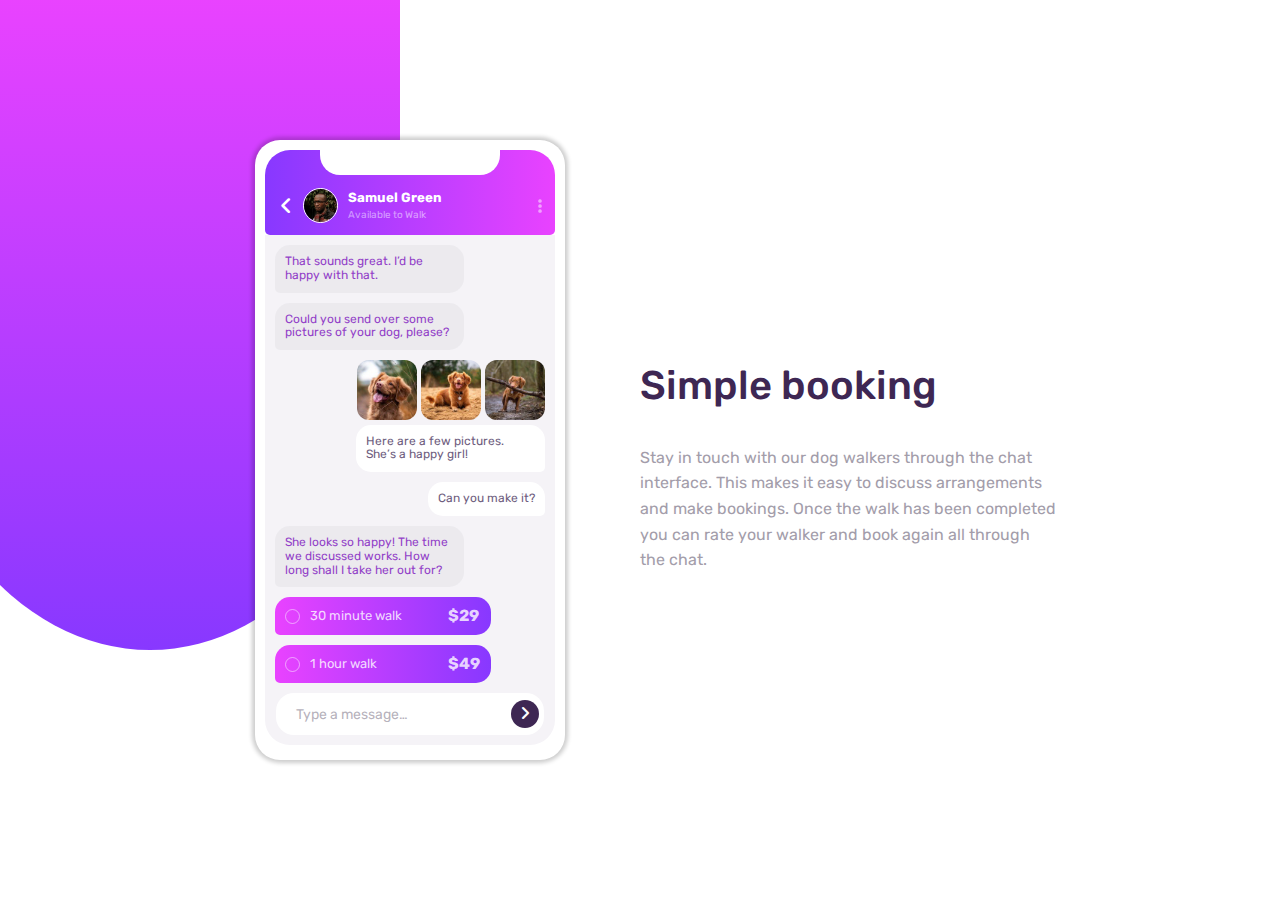
<file: index.html>
<!DOCTYPE html>
<html lang="en">
<head>
    <meta charset="UTF-8">
    <meta name="viewport" content="width=device-width, initial-scale=1.0">
    <link rel="stylesheet" href="css/main.css">
    <link rel="stylesheet" href="css/normalize.css">
    <link rel="stylesheet" href="css/all.min.css">
    <link rel="preconnect" href="https://fonts.googleapis.com">
    <link rel="preconnect" href="https://fonts.gstatic.com" crossorigin>
    <link href="https://fonts.googleapis.com/css2?family=Rubik:wght@400;500;700&display=swap" rel="stylesheet">
    <title>Chat App</title>
</head>
<body>
    <div class="mark"></div>
    <div class="container">
        <div class="left-side">
            <div class="phone">
                <div class="app">
                    <div class="app-header">
                        <div class="app-header-content">
                            <i class="fa-solid fa-angle-left"></i>
                            <img src="images/avatar.jpg" alt="avatar">
                            <div class="user-info">
                                <h5>Samuel Green</h5>
                                <p> Available to Walk</p>
                            </div>
                            <i class="fa-solid fa-ellipsis-vertical"></i>
                        </div>
                    </div>
                    <div class="conversation">
                        <div class="sent-msg">
                            <p>That sounds great. I’d be happy with that.</p>
                        </div>
                        <div class="sent-msg">
                            <p>Could you send over some pictures of your dog, please?</p>
                        </div>
                        <div class="rcv-images">
                            <img src="images/dog-image-1.jpg" alt="dog-image-1">
                            <img src="images/dog-image-2.jpg" alt="dog-image-2">
                            <img src="images/dog-image-3.jpg" alt="dog-image-3">
                        </div>
                        <div class="rcv-msg">
                            <p> Here are a few pictures. She’s a happy girl!</p>
                        </div>
                        <div class="rcv-msg">
                            <p> Can you make it?</p>
                        </div>
                        <div class="sent-msg">
                            <p>She looks so happy! The time we discussed works. How long shall I take her out for?</p>
                        </div>
                        <div class="offer">
                            <div class="circle"></div>
                            <p>30 minute walk </p>
                            <h5>$29</h5>
                        </div>
                        <div class="offer">
                            <div class="circle"></div>
                            <p> 1 hour walk</p>
                            <h5> $49</h5>
                        </div>
                        <div class="input-text">
                            <input type="text" placeholder="Type a message…">
                            <button><i class="fa-solid fa-angle-right"></i></button>
                        </div>
                    </div>
                </div>
            </div>
        </div>
        <div class="right-side">
            <div class="right-side-content">
                <h1>Simple booking </h1>
                <p>Stay in touch with our dog walkers through the chat interface. This makes it easy to discuss arrangements and make bookings. Once the walk has been completed you can rate your walker and book again all through the chat.</p>
            </div>
        </div>
    </div>
</body>
</html>
</file>
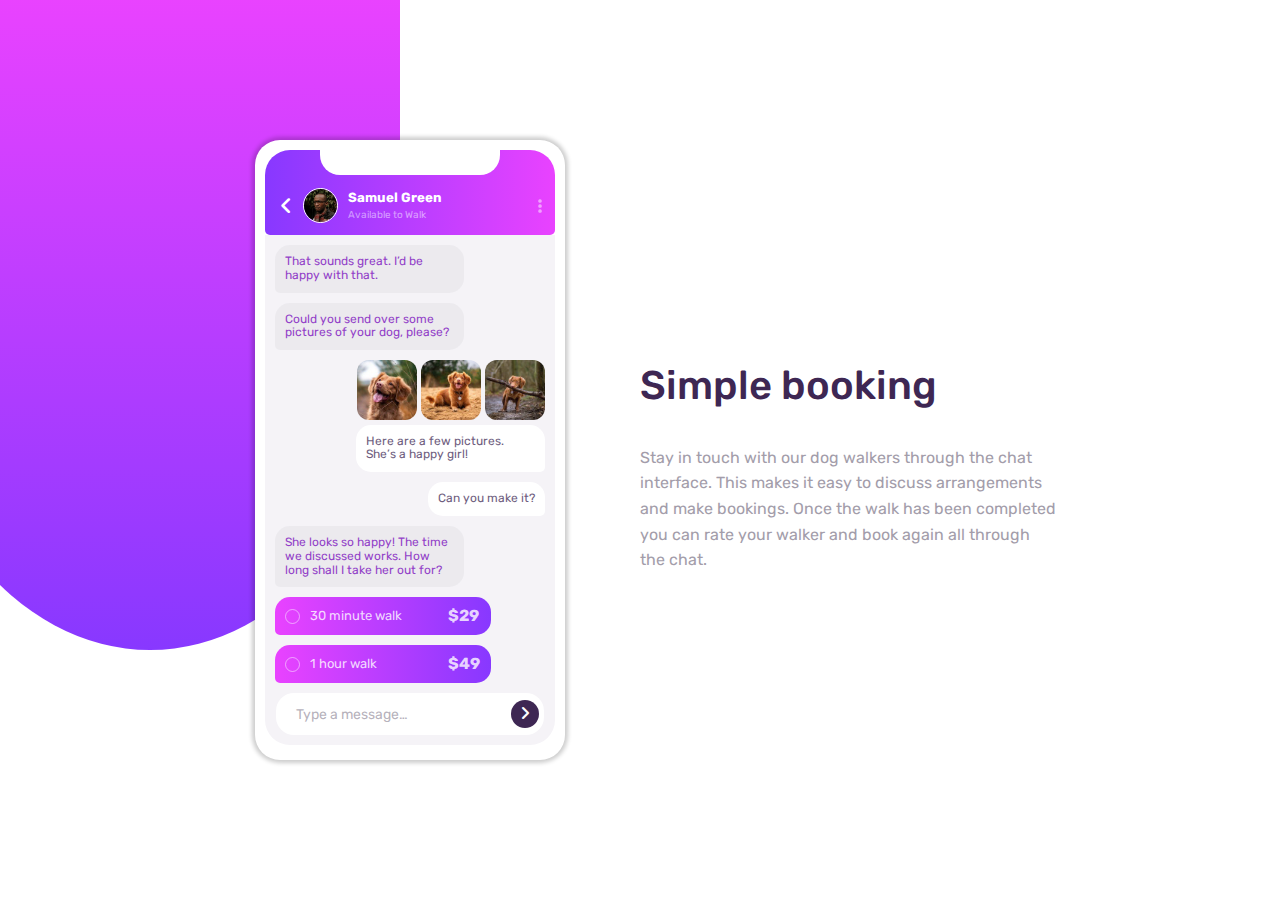
<file: main.html>
<!DOCTYPE html>
<html lang="en">
<head>
    <meta charset="UTF-8">
    <meta name="viewport" content="width=device-width, initial-scale=1.0">
    <link rel="stylesheet" href="css/main.css">
    <link rel="stylesheet" href="css/normalize.css">
    <link rel="stylesheet" href="css/all.min.css">
    <link rel="preconnect" href="https://fonts.googleapis.com">
    <link rel="preconnect" href="https://fonts.gstatic.com" crossorigin>
    <link href="https://fonts.googleapis.com/css2?family=Rubik:wght@400;500;700&display=swap" rel="stylesheet">
    <title>Chat App</title>
</head>
<body>
    <div class="mark"></div>
    <div class="container">
        <div class="left-side">
            <div class="phone">
                <div class="app">
                    <div class="app-header">
                        <div class="app-header-content">
                            <i class="fa-solid fa-angle-left"></i>
                            <img src="images/avatar.jpg" alt="avatar">
                            <div class="user-info">
                                <h5>Samuel Green</h5>
                                <p> Available to Walk</p>
                            </div>
                            <i class="fa-solid fa-ellipsis-vertical"></i>
                        </div>
                    </div>
                    <div class="conversation">
                        <div class="sent-msg">
                            <p>That sounds great. I’d be happy with that.</p>
                        </div>
                        <div class="sent-msg">
                            <p>Could you send over some pictures of your dog, please?</p>
                        </div>
                        <div class="rcv-images">
                            <img src="images/dog-image-1.jpg" alt="dog-image-1">
                            <img src="images/dog-image-2.jpg" alt="dog-image-2">
                            <img src="images/dog-image-3.jpg" alt="dog-image-3">
                        </div>
                        <div class="rcv-msg">
                            <p> Here are a few pictures. She’s a happy girl!</p>
                        </div>
                        <div class="rcv-msg">
                            <p> Can you make it?</p>
                        </div>
                        <div class="sent-msg">
                            <p>She looks so happy! The time we discussed works. How long shall I take her out for?</p>
                        </div>
                        <div class="offer">
                            <div class="circle"></div>
                            <p>30 minute walk </p>
                            <h5>$29</h5>
                        </div>
                        <div class="offer">
                            <div class="circle"></div>
                            <p> 1 hour walk</p>
                            <h5> $49</h5>
                        </div>
                        <div class="input-text">
                            <input type="text" placeholder="Type a message…">
                            <button><i class="fa-solid fa-angle-right"></i></button>
                        </div>
                    </div>
                </div>
            </div>
        </div>
        <div class="right-side">
            <div class="right-side-content">
                <h1>Simple booking </h1>
                <p>Stay in touch with our dog walkers through the chat interface. This makes it easy to discuss arrangements and make bookings. Once the walk has been completed you can rate your walker and book again all through the chat.</p>
            </div>
        </div>
    </div>
</body>
</html>
</file>
<file: css/main.css>
:root {
    --Pale-Violet: hsl(276, 100%, 81%);
    --Moderate-Violet: hsl(276, 55%, 52%);
    --Desaturated-Dark-Violet: hsl(271, 15%, 43%);
    --Grayish-Blue: hsl(206, 6%, 79%);
    --Very-Dark-Desaturated-Violet: hsl(271, 36%, 24%);
    --Dark-Grayish-Violet : hsl(270, 7%, 64%);
    --Light-Magenta: hsl(293, 100%, 63%);
    --Light-Violet: hsl(264, 100%, 61%);
    --White: hsl(0, 0%, 100%);
    --Light-Grayish-Violet: hsl(270, 20%, 96%);
    --Very-Dark-Desaturated-Violet: hsl(271, 36%, 24%);
    --Very-Light-Magenta: hsl(289, 100%, 72%);
}
.mark {
    position: absolute;
    left: -100px;
    z-index: -1;
    height: 650px;
    width: 500px;
    background: linear-gradient(to top, hsl(264, 100%, 61%), hsl(293, 100%, 63%));
    border-bottom-left-radius: 50%;
    border-bottom-right-radius: 50%;
}
* {
    box-sizing: border-box;
    margin: 0;
    padding: 0;
}
body {
    font-family: 'Rubik', sans-serif;
}
.container {
    display: flex;
    height: 100vh;
    width: 100%;
}
.left-side {
    width: 50%;
    display: flex;
    justify-content: center;
    align-items: center;
}
.phone {
    position: relative;
    display: flex;
    justify-content: center;
    align-items: center;
    height: 620px;
    width: 310px;
    background-color: white;
    border-radius: 25px;
    margin-left: 180px;
    box-shadow: 0 0 4px 3px rgba(0, 0, 0, 0.2);
}
.app {
    height: 600px;
    width: 290px;
    border-radius: 25px;
}
.app-header {
    position: relative;
    height: 85px;
    border-radius: 25px 25px 5px 5px;
    background: linear-gradient(to right, hsl(264, 100%, 61%), hsl(293, 100%, 63%));
}
.app-header-content {
    display: flex;
    align-items: center;
    position: absolute;
    top: 45%;
}
.app-header-content img {
    width: 35px;
    border-radius: 50%;
    border: 1.8px solid white;
    margin-right: 10px;
}
.user-info h5 {
    color: white;
    margin-bottom: 4px;
}
.user-info p {
    font-size: 10px;
    color: hsl(0, 0%, 100%, 0.5);
}
.app-header i:first-child {
    color: white;
    margin-left: 15px;
    font-size: 20px;
    margin-right: 10px;
}
.app-header i:last-child {
    color: hsla(0, 0%, 100%, 0.5);
    position: absolute;
    right: -100px;
}
.app::before {
    content: "";
    position: absolute;
    left: 50%;
    transform: translateX(-50%);
    height: 25px;
    width: 180px;
    border-bottom-left-radius: 20px;
    border-bottom-right-radius: 20px;
    background-color: white;
    z-index: 2;
}
.conversation {
    background-color: hsl(270, 20%,96%);
    padding: 10px;
    display: flex;
    flex-direction: column;
    border-bottom-left-radius: 25px;
    border-bottom-right-radius: 25px;
}
.sent-msg {
    max-width: 70%;
    background-color: hsla(206, 7%, 79%, 0.2);
    color: hsl(276, 55%, 52%);
    border-radius: 15px 15px 15px 5px;
    padding: 10px;
    margin-bottom: 10px;
    font-size: 12px;
    font-weight: 400;
}
.rcv-msg {
    max-width: 70%;
    background-color: var(--White);
    color: hsl(271, 15%, 43%);
    border-radius: 15px 15px 5px 15px;
    padding: 10px;
    margin-bottom: 10px;
    font-size: 12px;
    font-weight: 400;
    align-self: flex-end;
}
.rcv-images {
    max-width: 70%;
    align-self: flex-end;
}
.rcv-images img {
    width: 60px;
    border-radius: 12px;
}
.offer {
    display: flex;
    background: linear-gradient(to right, hsl(293, 100%, 63%), hsl(264, 100%, 61%));
    border-radius: 15px 15px 15px 5px;
    padding: 10px;
    height: 38px;
    width: 80%;
    margin-bottom: 10px;
    align-items: center;
    color: hsl(0, 0%, 100%, 0.8);
    font-size: 13px;
}
.circle {
    width: 15px;
    height: 15px;
    border: solid hsl(0, 0%, 100%, 0.5) 1px;
    background-color: transparent;
    border-radius: 50%;
    margin-right: 10px;
}
.offer p {
    width: 50%;
}
.offer h5 {
    font-size: 16px;
    font-weight: 700;
    margin-left: 40px;
}
.input-text {
    display: flex;
    align-items: center;
    justify-content: space-between;
    width: 99%;
    margin-left: auto;
    margin-right: auto;
    background-color: white;
    height: 42px;
    border-radius: 18px;
    padding: 5px;
}
.input-text input {
    border: none;
}
.input-text input::placeholder {
    color: hsla(268, 7%, 64%, 0.8);
    font-size: 14px;
    text-indent: 15px;
} 
.input-text button {
    border: none;
    border-radius: 50%;
    background-color: hsl(271, 36%, 24%);
    height: 28px;
    width: 28px;
    color: var(--White);
    cursor: pointer;
}
.right-side {
    display: flex;
    justify-content: flex-start;
    align-items: center;
    width: 50%;
}
.right-side-content {
    width: 65%;
    margin-right: 50px;
}
.right-side-content h1 {
    color: hsl(271, 36%, 24%);
    font-weight: 500;
    font-size: 40px;
}
.right-side-content {
    line-height: 1.6;
    color: hsl(270, 7%, 64%);
    font-weight: 400;
}
@media (max-width: 400px) {
    .mark {
        height: 550px;
        width: 300px;
        left: -100px;
    }
}
@media (max-width: 992px) {
    .container {
        flex-direction: column;
    }
    .left-side {
        width: 100%;
    }
    .phone {
       margin: 0;
    }
    .right-side {
        width: 100%;
        justify-content: center;
        align-items: center;
        padding: 20px;
    }
    .right-side-content {
        width: 100%;
        text-align: center;
        margin-bottom: 30px;
        margin-right: 0;
    }

}
</file>
